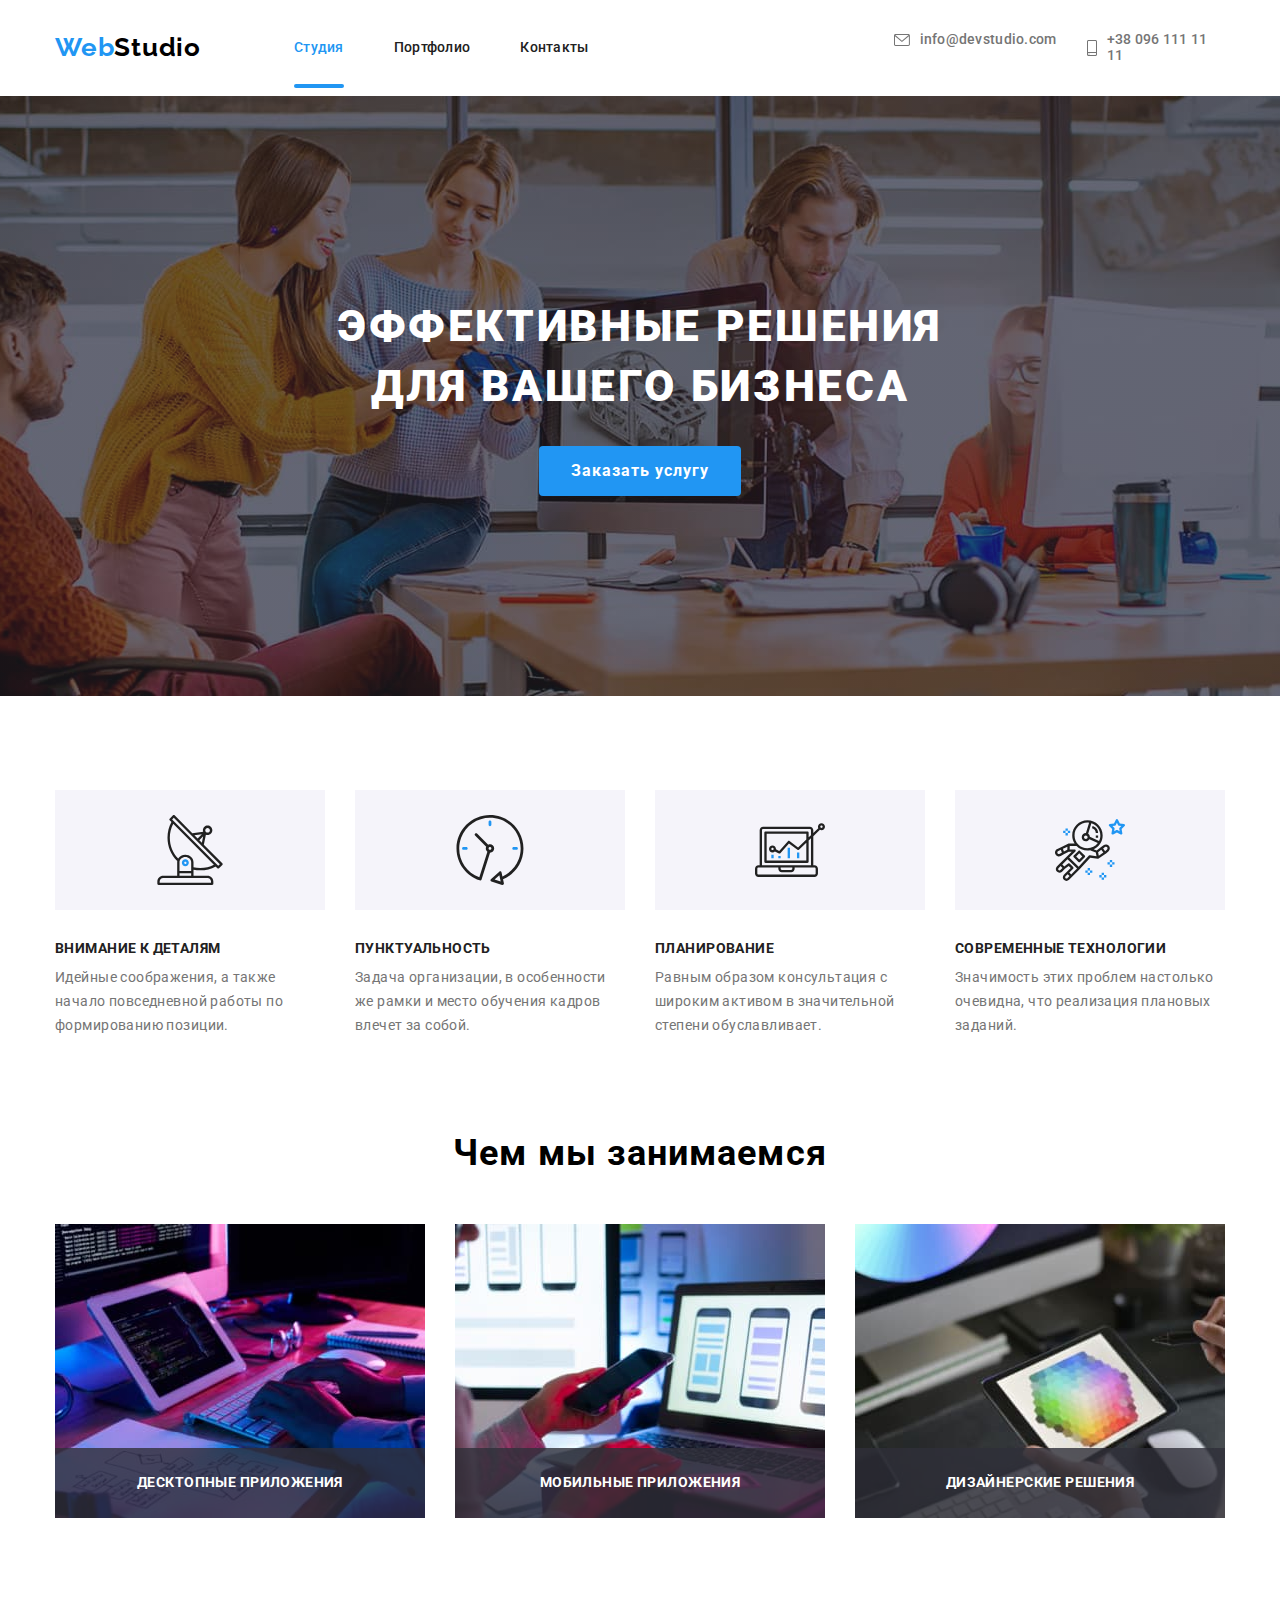
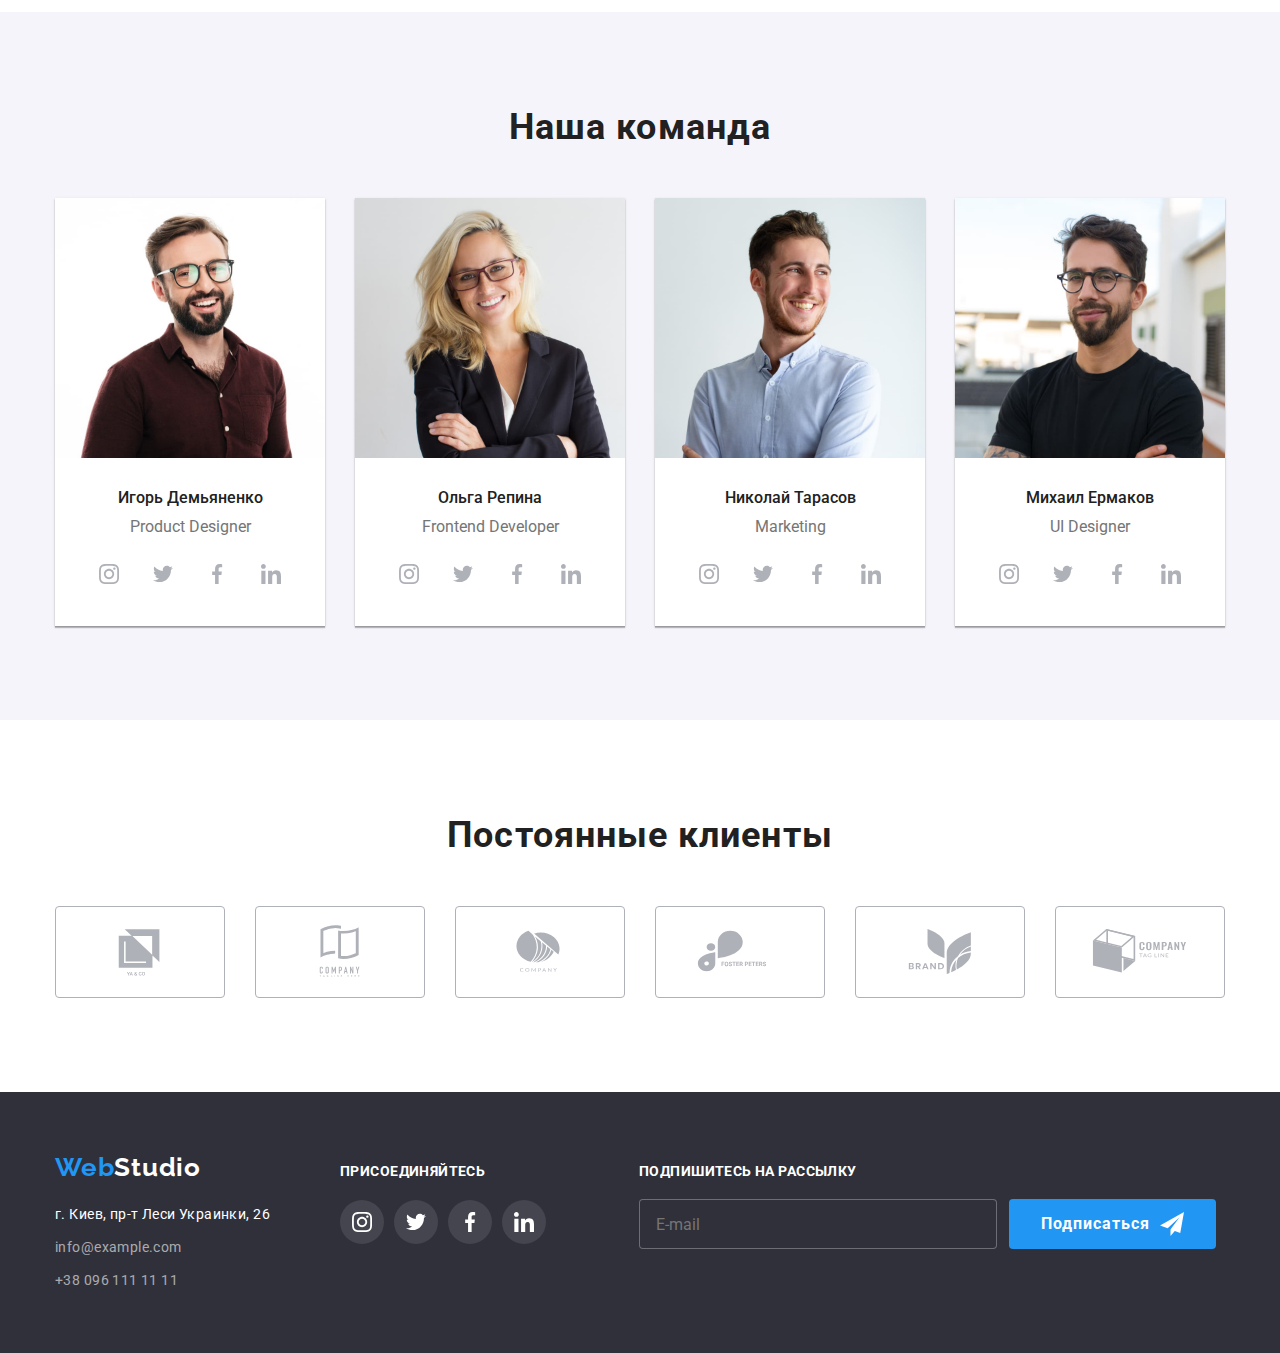
<file: index.html>
<!DOCTYPE html>
<html lang="ru">
    <head>
        <meta charset="utf-8">
        <title>Главная</title>
        <link href="https://fonts.googleapis.com/css2?family=Raleway:wght@700&family=Roboto:wght@400;500;700;900&display=swap" rel="stylesheet">  
        <link href="./css/main.min.css" rel="stylesheet">    
        
    </head>

    <body>
        <header class="header">
            <div class="container">
            <div class="header__wrap">
                <nav class="navigation">
                    <a href="./index.html" class="logo"><span class="logo__web">Web</span><span class="logo__studio">Studio</span></a>
                    <ul class="list navigation__set">
                        <li class="navigation__item"><a class="link navigation__link navigation__link--current" href="./index.html">Студия</a></li>
                        <li class="navigation__item"><a class="link navigation__link" href="./portfolio.html">Портфолио</a></li>
                        <li class="navigation__item"><a class="link navigation__link" href="">Контакты</a></li>
                    </ul>
                </nav>
                <ul class="list contacts">
                    <li class="contacts__item"> 
                        <a class="link contacts__link contacts__link--mail" href="mailto:info@devstudio.com">
                            <div class="contacts__icon">
                                <svg class="contacts__envelope" width="16" height="12">
                                    <use href="./images/icons.svg#icon-envelope"></use>
                                </svg>
                            </div>
                            info@devstudio.com
                        </a>
                    </li>
                    <li class="contacts__item">
                        <a class="link contacts__link contacts__link--phone" href="tel:+380961111111">
                            <div class="contacts__icon">
                                <svg class="contacts__phone" width="10" height="16">
                                    <use href="./images/icons.svg#icon-smartphone"></use>
                                </svg>
                            </div>
                            +38 096 111 11 11
                        </a>
                    </li>
                </ul>
            </div>
            </div>
        </header>

        <main>
            <section class="hero">
                <h1 class="hero__heading">Эффективные решения<br>для вашего бизнеса</h1>
                <button data-modal-open class="button" type="button">Заказать услугу</button>
            </section>

            <section class="features"> 
                <div class="container">
                    <h2 class="features__heading">Особенности</h2>
                    <ul class="list features__list">
                        <li class="features__item">
                            <div class="features__icon">
                                <svg width="70" height="70">
                                    <use href="./images/icons.svg#icon-antenna"></use>
                                </svg>
                            </div>
                            <h3 class="features__title">Внимание к деталям</h3>
                            <p class="features__text">
                            Идейные соображения, а также начало повседневной работы по формированию позиции.
                            </p>
                        </li>
                        <li class="features__item">
                            <div class="features__icon">
                                <svg width="70" height="70">
                                    <use href="./images/icons.svg#icon-clock"></use>
                                </svg>
                            </div>
                            <h3 class="features__title">Пунктуальность</h3>
                            <p class="features__text">
                            Задача организации, в особенности же рамки и место обучения кадров влечет за собой.
                            </p>
                        </li>
                        <li class="features__item">
                            <div class="features__icon">
                                <svg width="70" height="70">
                                    <use href="./images/icons.svg#icon-diagram"></use>
                                </svg>
                            </div>
                            <h3 class="features__title">Планирование</h3>
                            <p class="features__text">
                            Равным образом консультация с широким активом в значительной степени обуславливает.
                            </p>
                        </li>
                        <li class="features__item">
                            <div class="features__icon">
                                <svg width="70" height="70">
                                    <use href="./images/icons.svg#icon-astronaut"></use>
                                </svg>
                            </div>
                            <h3 class="features__title">Современные технологии</h3>
                            <p class="features__text">
                            Значимость этих проблем настолько очевидна, что реализация плановых заданий.
                            </p>
                        </li>
                    </ul>
                </div>
            </section>

            <section class="business">
                <div class="container">
                    <h2 class="section-heading business__heading">Чем мы занимаемся</h2>
                    <ul class="list business__list">
                        <li class="business__product">
                            <img src="./images/laptop1.jpg" alt="laptop1" width="370">
                            <div class="business__name"><span>Десктопные приложения</span></div>                           
                        </li>
                        <li class="business__product">
                            <img src="./images/laptop2.jpg" alt="laptop2" width="370">
                            <div class="business__name"><span>Мобильные приложения</span></div>
                        </li>
                        <li class="business__product">
                            <img src="./images/laptop3.jpg" alt="laptop3" width="370">
                            <div class="business__name"><span>Дизайнерские решения</span></div>
                        </li>
                    </ul>
                </div>
            </section>

            <section class="team">
                <div class="container">
                    <h2 class="section-heading team__heading">Наша команда</h2>
                    <ul class="list members">
                        <li class="members__card">
                            <img src="./images/ihor.jpg" alt="Игорь Демьяненко" width="270">
                            <div class="members__meta">
                                <h3 class="members__name">Игорь Демьяненко</h3>
                                <p class="members__position">Product Designer</p>
                                <ul class="list social">
                                    <li class="social__item">
                                        <a href="" class="social__link social__link--instagram">
                                            <svg class="social__icon" width="20" height="20">
                                                <use href="./images/icons.svg#icon-instagram"></use>
                                            </svg>
                                        </a>
                                    </li>
                                    <li class="social__item">
                                        <a href="" class="social__link social__link--twitter">
                                            <svg class="social__icon" width="20" height="20">
                                                <use href="./images/icons.svg#icon-twitter"></use>
                                            </svg>
                                        </a>
                                    </li>
                                    <li class="social__item">
                                        <a href="" class="social__link social__link--facebook">
                                            <svg class="social__icon" width="20" height="20">
                                               <use href="./images/icons.svg#icon-facebook"></use>
                                            </svg>
                                        </a>
                                    </li>
                                    <li class="social__item">
                                        <a href="" class="social__link social__link--linkedin">
                                            <svg class="social__icon" width="20" height="20">
                                                <use href="./images/icons.svg#icon-linkedin"></use>
                                            </svg>
                                        </a>
                                    </li>
                                </ul>
                            </div>
                        </li>
                        <li class="members__card">
                            <img src="./images/olha.jpg" alt="Ольга Репина" width="270">
                            <div class="members__meta">
                                <h3 class="members__name">Ольга Репина</h3>
                                <p class="members__position">Frontend Developer</p>
                                <ul class="list social">
                                    <li class="social__item">
                                        <a href="" class="social__link social__link--instagram">
                                            <svg class="social__icon" width="20" height="20">
                                                <use href="./images/icons.svg#icon-instagram"></use>
                                            </svg>
                                        </a>
                                    </li>
                                    <li class="social__item">
                                        <a href="" class="social__link social__link--twitter">
                                            <svg class="social__icon" width="20" height="20">
                                                <use href="./images/icons.svg#icon-twitter"></use>
                                            </svg>
                                        </a>
                                    </li>
                                    <li class="social__item">
                                        <a href="" class="social__link social__link--facebook">
                                            <svg class="social__icon" width="20" height="20">
                                               <use href="./images/icons.svg#icon-facebook"></use>
                                            </svg>
                                        </a>
                                    </li>
                                    <li class="social__item">
                                        <a href="" class="social__link social__link--linkedin">
                                            <svg class="social__icon" width="20" height="20">
                                                <use href="./images/icons.svg#icon-linkedin"></use>
                                            </svg>
                                        </a>
                                    </li>
                                </ul>
                            </div>
                        </li>
                        <li class="members__card">
                            <img src="./images/nikolai.jpg" alt="Николай Тарасов" width="270">
                            <div class="members__meta">
                                <h3 class="members__name">Николай Тарасов</h3>
                                <p class="members__position">Marketing</p>
                                <ul class="list social">
                                    <li class="social__item">
                                        <a href="" class="social__link social__link--instagram">
                                            <svg class="social__icon" width="20" height="20">
                                                <use href="./images/icons.svg#icon-instagram"></use>
                                            </svg>
                                        </a>
                                    </li>
                                    <li class="social__item">
                                        <a href="" class="social__link social__link--twitter">
                                            <svg class="social__icon" width="20" height="20">
                                                <use href="./images/icons.svg#icon-twitter"></use>
                                            </svg>
                                        </a>
                                    </li>
                                    <li class="social__item">
                                        <a href="" class="social__link social__link--facebook">
                                            <svg class="social__icon" width="20" height="20">
                                               <use href="./images/icons.svg#icon-facebook"></use>
                                            </svg>
                                        </a>
                                    </li>
                                    <li class="social__item">
                                        <a href="" class="social__link social__link--linkedin">
                                            <svg class="social__icon" width="20" height="20">
                                                <use href="./images/icons.svg#icon-linkedin"></use>
                                            </svg>
                                        </a>
                                    </li>
                                </ul>
                            </div>
                        </li>
                        <li class="members__card">
                            <img src="./images/mikhail.jpg" alt="Михаил Ермаков" width="270">
                            <div class="members__meta">
                                <h3 class="members__name">Михаил Ермаков</h3>
                                <p class="members__position">UI Designer</p>
                                <ul class="list social">
                                    <li class="social__item">
                                        <a href="" class="social__link social__link--instagram">
                                            <svg class="social__icon" width="20" height="20">
                                                <use href="./images/icons.svg#icon-instagram"></use>
                                            </svg>
                                        </a>
                                    </li>
                                    <li class="social__item">
                                        <a href="" class="social__link social__link--twitter">
                                            <svg class="social__icon" width="20" height="20">
                                                <use href="./images/icons.svg#icon-twitter"></use>
                                            </svg>
                                        </a>
                                    </li>
                                    <li class="social__item">
                                        <a href="" class="social__link social__link--facebook">
                                            <svg class="social__icon" width="20" height="20">
                                               <use href="./images/icons.svg#icon-facebook"></use>
                                            </svg>
                                        </a>
                                    </li>
                                    <li class="social__item">
                                        <a href="" class="social__link social__link--linkedin">
                                            <svg class="social__icon" width="20" height="20">
                                                <use href="./images/icons.svg#icon-linkedin"></use>
                                            </svg>
                                        </a>
                                    </li>
                                </ul>
                            </div>
                        </li>
                    </ul>
                </div>
            </section>

            <section class="clients">
                <div class="container">
                    <h2 class="section-heading clients__heading">Постоянные клиенты</h2>
                    <div>
                        <ul class="list clients__list">
                            <li class="clients__item">
                                <a class="link clients__link" href="">
                                <svg class="clients__logo" width="106" height="60">
                                    <use href="./images/icons.svg#icon-Logo-1"></use>
                                </svg>
                                </a>
                            </li>
                            <li class="clients__item">
                                <a class="link clients__link" href="">
                                <svg class="clients__logo" width="106" height="60">
                                   <use href="./images/icons.svg#icon-Logo-2"></use>
                                </svg>
                                </a></li>
                            <li class="clients__item">
                                <a class="link clients__link" href="">
                                <svg class="clients__logo" width="106" height="60">
                                    <use href="./images/icons.svg#icon-Logo-3"></use>
                                </svg>
                                </a>
                            </li>
                            <li class="clients__item">
                                <a class="link clients__link" href="">
                                <svg class="clients__logo" width="106" height="60">
                                    <use href="./images/icons.svg#icon-Logo-4"></use>
                                </svg>
                                </a>
                            </li>
                            <li class="clients__item">
                                <a class="link clients__link" href="">
                                <svg class="clients__logo" width="106" height="60">
                                    <use href="./images/icons.svg#icon-Logo-5"></use>
                                </svg>
                                </a>
                            </li>
                            <li class="clients__item">
                                <a class="link clients__link" href="">
                                <svg class="clients__logo" width="106" height="60">
                                    <use href="./images/icons.svg#icon-Logo-6"></use>
                                </svg>
                                </a>
                            </li>
                        </ul>
                    </div>
                </div>    
            </section>
        </main>

        <footer class="footer">
            <div class="container">
            <div class="footer__wrapper">
                <div>
                <a href="./index.html" class="logo logo--footer"><span class="logo__web">Web</span><span class="logo__studio--footer">Studio</span></a>
                <address class="address">
                    <ul class="list address__info">
                        <li class="address__item"><a class="link address__link" href="">г. Киев, пр-т Леси Украинки, 26</a></li>
                        <li class="address__item"><a class="link address__link address__link--contact" href="mailto:info@example.com">info@example.com</a></li>
                        <li class="address__item"><a class="link address__link address__link--contact" href="tel:+380961111111">+38 096 111 11 11</a></li>
                    </ul>
                </address>
                </div>

                <div class="join-us">
                    <b class="join-us__heading">Присоединяйтесь</b>
                    <ul class="list social">
                        <li class="social__item">
                            <a href="" class="link social__link social__link--footer">
                                <svg class="social__icon social__icon--footer" width="20" height="20">
                                    <use href="./images/icons.svg#icon-instagram"></use>
                                </svg>
                            </a>
                        </li>
                        <li class="social__item">
                            <a href="" class="link social__link social__link--footer">
                                <svg class="social__icon social__icon--footer" width="20" height="20">
                                    <use href="./images/icons.svg#icon-twitter"></use>
                                </svg>
                            </a>
                        </li>
                        <li class="social__item">
                            <a href="" class="link social__link social__link--footer">
                                <svg class="social__icon social__icon--footer" width="20" height="20">
                                   <use href="./images/icons.svg#icon-facebook"></use>
                                </svg>
                            </a>
                        </li>
                        <li class="social__item">
                            <a href="" class="link social__link social__link--footer">
                                <svg class="social__icon social__icon--footer" width="20" height="20">
                                    <use href="./images/icons.svg#icon-linkedin"></use>
                                </svg>
                            </a>
                        </li>
                    </ul>
                </div>

                <div class="suscribe">
                    <b class="subscribe__text">Подпишитесь на рассылку</b>
                    <form class="subscribe__form">
                        <input class="subscribe__field" name="email" placeholder="E-mail">
                        <button class="button subscribe-button" type="submit">
                            <span class="subscribe-button__text">Подписаться</span>
                            <span class="subscribe-button__icon">
                                <svg width="24" height="24">
                                    <use href="./images/icons.svg#icon-icon-send"></use>
                                </svg>
                            </span>
                        </button>
                    </form>
                </div>
            </div>
            </div>
        </footer>

        <div data-modal class="backdrop backdrop--hidden">
            <div class="modal">
                <button data-modal-close class="close-button" type="button">
                    <svg class="close-button__icon" width="18" height="18">
                        <use href="./images/icons.svg#cross"></use>
                    </svg>
                </button>
                <b class="modal__header">Оставьте свои данные, мы вам перезвоним</b>
               
                <form class="form">
                    <label class="form__label">
                        <input class="form__field" type="name" name="name">
                        <span class="form__icon">
                            <svg width="18" height="18">
                                <use href="./images/icons.svg#icon-person-black"></use>
                            </svg>
                        </span>
                        <span class="form__line">Имя</span>        
                    </label>
                    <label class="form__label">
                        <input class="form__field" type="tel" name="phone">
                        <span class="form__icon">
                            <svg width="18" height="18">
                                <use href="./images/icons.svg#icon-phone-black"></use>
                            </svg>
                        </span>
                        <span class="form__line">Телефон</span>
                    </label>
                    <label class="form__label">
                        <input class="form__field" type="email" name="mail">
                        <span class="form__icon">
                            <svg width="18" height="18">
                                <use href="./images/icons.svg#icon-email-black"></use>
                            </svg>
                        </span>
                        <span class="form__line">Почта</span>  
                    </label>
                    <label class="form__label form__label--comment">
                        <textarea class="form__field form__field--comment" name="comment" placeholder="Введите текст"></textarea>
                        <span class="form__line">Комментарий</span>
                    </label>
                    
                    <label class="form__label form__label--conform">
                        <input class="form__field--hidden" type="checkbox">
                        <span class="form__checkbox">
                            <svg class="form__icon--checkbox" width="11" height="8">
                                <use href="./images/icons.svg#icon-icon-check"></use>
                            </svg>
                        </span>
                        <span class="form__conform-text">
                            Соглашаюсь с рассылкой и принимаю <a class="form__link" href="">Условия договора</a>
                        </span>  
                                          
                    </label>
                    <button class="button submit-button" type="submit">Отправить</button>
                </form>
                
            </div>
        </div>
        <script src="./js/modal.js"></script>
    </body>
</html>
</file>
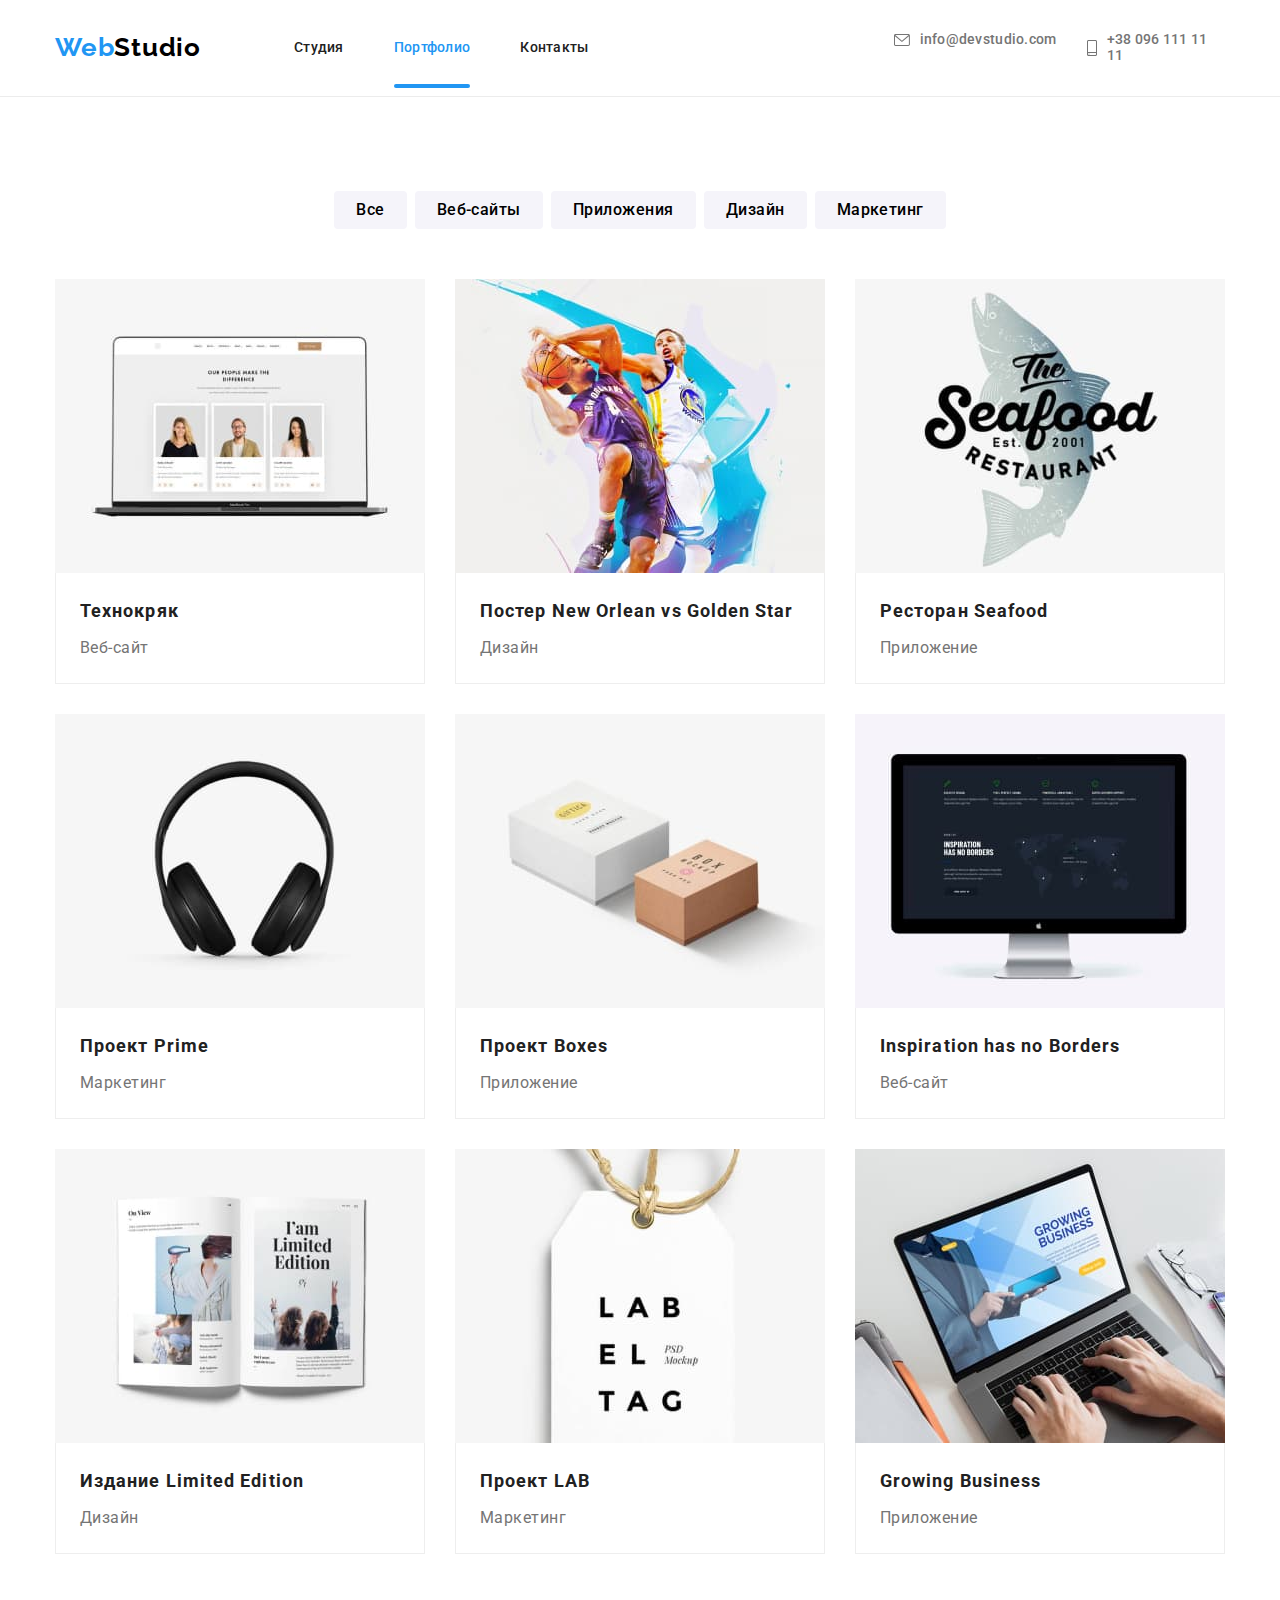
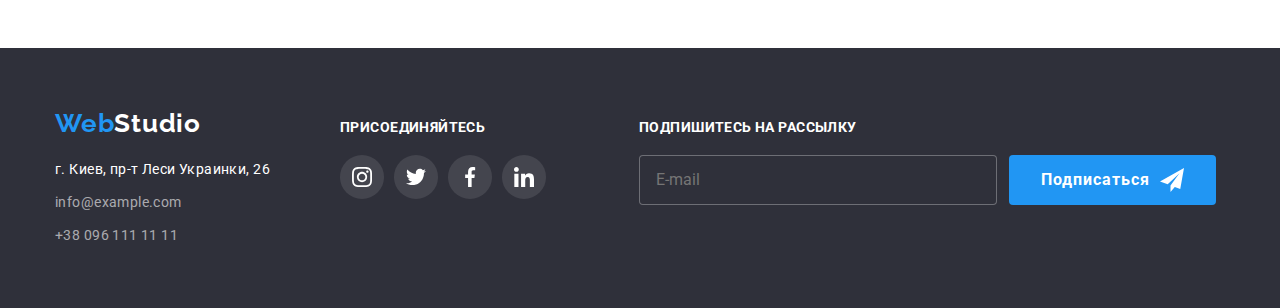
<file: portfolio.html>
<!DOCTYPE html>
<html lang="ru">
    <head>
        <meta charset="utf-8">
        <title>Главная</title>
        <link href="https://fonts.googleapis.com/css2?family=Raleway:wght@700&family=Roboto:wght@400;500;700;900&display=swap" rel="stylesheet">
        <link href="./css/main.min.css" rel="stylesheet"> 

    </head>

    <body>
        <header class="header header--line">
            <div class="container">
            <div class="header__wrap">
                <nav class="navigation">
                    <a href="./index.html" class="logo"><span class="logo__web">Web</span><span class="logo__studio">Studio</span></a>
                    <ul class="list navigation__set">
                        <li class="navigation__item"><a class="link navigation__link" href="./index.html">Студия</a></li>
                        <li class="navigation__item"><a class="link navigation__link navigation__link--current" href="./portfolio.html">Портфолио</a></li>
                        <li class="navigation__item"><a class="link navigation__link" href="">Контакты</a></li>
                    </ul>
                </nav>
                <ul class="list contacts">
                    <li class="contacts__item"> 
                        <a class="link contacts__link contacts__link--mail" href="mailto:info@devstudio.com">
                            <div class="contacts__icon">
                                <svg class="contacts__envelope" width="16" height="12">
                                    <use href="./images/icons.svg#icon-envelope"></use>
                                </svg>
                            </div>
                            info@devstudio.com
                        </a>
                    </li>
                    <li class="contacts__item">
                        
                        <a class="link contacts__link contacts__link--phone" href="tel:+380961111111">
                            <div class="contacts__icon">
                                <svg class="contacts__phone" width="10" height="16">
                                    <use href="./images/icons.svg#icon-smartphone"></use>
                                </svg>
                            </div>
                            +38 096 111 11 11
                        </a>
                    </li>
                </ul>
            </div>
            </div>
        </header>

        <main>
            <section class="portfolio">
                <div class="container">
                    <h1 class="section-heading portfolio__heading">Портфолио</h1>
                    <ul class="filter">
                        <li class="filter__item"><button class="button filter__button" type="button">Все</button></li>
                        <li class="filter__item"><button class="button filter__button" type="button">Веб-сайты</button></li>
                        <li class="filter__item"><button class="button filter__button" type="button">Приложения</button></li>
                        <li class="filter__item"><button class="button filter__button" type="button">Дизайн</button></li>
                        <li class="filter__item"><button class="button filter__button" type="button">Маркетинг</button></li>
                    </ul>

                    <ul class="list grid">
                        <li class="grid__item">
                            <a class="link work" href="">
                                <div class="work__image">
                                    <img src="./images/technokryak.jpg" width="370" alt="technokryak">
                                    <div class="work__overlay">
                                        <p class="work__description">
                                            Технокряк это современная площадка распространения коронавируса.
                                            Компании используют эту платформу для цифрового шпионажа и атак 
                                            на защищённые сервера конкурентов.
                                        </p>
                                    </div>
                                </div>
                                <div class="work__meta">
                                    <h2 class="work__name">Технокряк</h2>
                                    <p class="work__type">Веб-сайт</p>
                                </div>
                            </a>
                        </li>
                        <li class="grid__item">
                            <a class="link work" href="">
                                <div class="work__image">
                                <img src="./images/poster.jpg" width="370" alt="poster">
                                <div class="work__overlay">
                                    <p class="work__description">
                                        Технокряк это современная площадка распространения коронавируса.
                                        Компании используют эту платформу для цифрового шпионажа и атак 
                                        на защищённые сервера конкурентов.
                                    </p>
                                </div>
                                </div>
                                <div class="work__meta">
                                    <h2 class="work__name">Постер New Orlean vs Golden Star</h2>
                                    <p class="work__type">Дизайн</p>
                                </div>
                            </a>
                        </li>
                        <li class="grid__item">
                            <a class="link work" href="">
                                <div class="work__image">
                                <img src="./images/seafood.jpg" width="370"  alt="seafood">
                                <div class="work__overlay">
                                    <p class="work__description">
                                        Технокряк это современная площадка распространения коронавируса.
                                        Компании используют эту платформу для цифрового шпионажа и атак 
                                        на защищённые сервера конкурентов.
                                    </p>
                                </div>
                                </div>
                                <div class="work__meta">
                                    <h2 class="work__name">Ресторан Seafood</h2>
                                    <p class="work__type">Приложение</p>
                                </div>
                            </a>
                        </li>
                        <li class="grid__item">
                            <a class="link work" href="">
                                <div class="work__image">
                                <img src="./images/prime.jpg" width="370" alt="prime">
                                <div class="work__overlay">
                                    <p class="work__description">
                                        Технокряк это современная площадка распространения коронавируса.
                                        Компании используют эту платформу для цифрового шпионажа и атак 
                                        на защищённые сервера конкурентов.
                                    </p>
                                </div>
                                </div>
                                <div class="work__meta">
                                    <h2 class="work__name">Проект Prime</h2>
                                    <p class="work__type">Маркетинг</p>
                                </div>
                            </a>
                        </li>
                        <li class="grid__item">
                            <a class="link work" href="">
                                <div class="work__image">
                                <img src="./images/boxes.jpg" width="370" alt="boxes">
                                <div class="work__overlay">
                                    <p class="work__description">
                                        Технокряк это современная площадка распространения коронавируса.
                                        Компании используют эту платформу для цифрового шпионажа и атак 
                                        на защищённые сервера конкурентов.
                                    </p>
                                </div>
                                </div>
                                <div class="work__meta">
                                    <h2 class="work__name">Проект Boxes</h2>
                                    <p class="work__type">Приложение</p>
                                </div>
                            </a>
                        </li>
                        <li class="grid__item">
                            <a class="link work" href="">
                                <div class="work__image">
                                <img src="./images/inspiration.jpg" width="370" alt="inspiration">
                                <div class="work__overlay">
                                    <p class="work__description">
                                        Технокряк это современная площадка распространения коронавируса.
                                        Компании используют эту платформу для цифрового шпионажа и атак 
                                        на защищённые сервера конкурентов.
                                    </p>
                                </div>
                                </div>
                                <div class="work__meta">
                                    <h2 class="work__name">Inspiration has no Borders</h2>
                                    <p class="work__type">Веб-сайт</p>
                                </div>
                            </a>
                        </li>
                        <li class="grid__item">
                            <a class="link work" href="">
                                <div class="work__image">
                                <img src="./images/publishment.jpg" width="370" alt="publishment">
                                <div class="work__overlay">
                                    <p class="work__description">
                                        Технокряк это современная площадка распространения коронавируса.
                                        Компании используют эту платформу для цифрового шпионажа и атак 
                                        на защищённые сервера конкурентов.
                                    </p>
                                </div>
                                </div>
                                <div class="work__meta">
                                    <h2 class="work__name">Издание Limited Edition</h2>
                                    <p class="work__type">Дизайн</p>
                                </div>
                            </a>
                        </li>
                        <li class="grid__item">
                            <a class="link work" href="">
                                <div class="work__image">
                                <img src="./images/lab.jpg" width="370" alt="lab">
                                <div class="work__overlay">
                                    <p class="work__description">
                                        Технокряк это современная площадка распространения коронавируса.
                                        Компании используют эту платформу для цифрового шпионажа и атак 
                                        на защищённые сервера конкурентов.
                                    </p>
                                </div>
                                </div>
                                <div class="work__meta">
                                    <h2 class="work__name">Проект LAB</h2>
                                    <p class="work__type">Маркетинг</p>
                                </div>
                            </a>
                        </li>
                        <li class="grid__item">
                            <a class="link work" href="">
                                <div class="work__image">
                                <img src="./images/business.jpg" width="370" alt="business">
                                <div class="work__overlay">
                                    <p class="work__description">
                                        Технокряк это современная площадка распространения коронавируса.
                                        Компании используют эту платформу для цифрового шпионажа и атак 
                                        на защищённые сервера конкурентов.
                                    </p>
                                </div>
                                </div>
                                <div class="work__meta">
                                    <h2 class="work__name">Growing Business</h2>
                                    <p class="work__type">Приложение</p>
                                </div>
                            </a>
                        </li>
                    </ul>
                </div>
            </section>
            
        </main>

        <footer class="footer">
            <div class="container">
            <div class="footer__wrapper">
                <div>
                <a href="./index.html" class="logo logo--footer"><span class="logo__web">Web</span><span class="logo__studio--footer">Studio</span></a>
                <address class="address">
                    <ul class="list address__info">
                        <li class="address__item"><a class="link address__link" href="">г. Киев, пр-т Леси Украинки, 26</a></li>
                        <li class="address__item"><a class="link address__link address__link--contact" href="mailto:info@example.com">info@example.com</a></li>
                        <li class="address__item"><a class="link address__link address__link--contact" href="tel:+380961111111">+38 096 111 11 11</a></li>
                    </ul>
                </address>
                </div>

                <div class="join-us">
                    <b class="join-us__heading">Присоединяйтесь</b>
                    <ul class="list social">
                        <li class="social__item">
                            <a href="" class="link social__link social__link--footer">
                                <svg class="social__icon social__icon--footer" width="20" height="20">
                                    <use href="./images/icons.svg#icon-instagram"></use>
                                </svg>
                            </a>
                        </li>
                        <li class="social__item">
                            <a href="" class="link social__link social__link--footer">
                                <svg class="social__icon social__icon--footer" width="20" height="20">
                                    <use href="./images/icons.svg#icon-twitter"></use>
                                </svg>
                            </a>
                        </li>
                        <li class="social__item">
                            <a href="" class="link social__link social__link--footer">
                                <svg class="social__icon social__icon--footer" width="20" height="20">
                                   <use href="./images/icons.svg#icon-facebook"></use>
                                </svg>
                            </a>
                        </li>
                        <li class="social__item">
                            <a href="" class="link social__link social__link--footer">
                                <svg class="social__icon social__icon--footer" width="20" height="20">
                                    <use href="./images/icons.svg#icon-linkedin"></use>
                                </svg>
                            </a>
                        </li>
                    </ul>
                </div>

                <div class="suscribe">
                    <b class="subscribe__text">Подпишитесь на рассылку</b>
                    <form class="subscribe__form">
                        <input class="subscribe__field" name="email" placeholder="E-mail">
                        <button class="button subscribe-button" type="submit">
                            <span class="subscribe-button__text">Подписаться</span>
                            <span class="subscribe-button__icon">
                                <svg width="24" height="24">
                                    <use href="./images/icons.svg#icon-icon-send"></use>
                                </svg>
                            </span>
                        </button>
                    </form>
                </div>
            </div>
            </div>
        </footer>

    </body>
</html>
</file>
<file: css/main.min.css>
.features__heading,.portfolio__heading{position:absolute;width:1px;height:1px;margin:-1px;border:0;padding:0;white-space:nowrap;-webkit-clip-path:inset(100%);clip-path:inset(100%);clip:rect(0 0 0 0);overflow:hidden}/*! modern-normalize v1.1.0 | MIT License | https://github.com/sindresorhus/modern-normalize */*,::before,::after{-webkit-box-sizing:border-box;box-sizing:border-box}html{line-height:1.15;-webkit-text-size-adjust:100%;-moz-tab-size:4;-o-tab-size:4;tab-size:4}body{margin:0;font-family:system-ui,-apple-system,"Segoe UI",Roboto,Helvetica,Arial,sans-serif,"Apple Color Emoji","Segoe UI Emoji"}hr{height:0;color:inherit}abbr[title]{-webkit-text-decoration:underline dotted;text-decoration:underline dotted}b,strong{font-weight:bolder}code,kbd,samp,pre{font-family:ui-monospace, SFMono-Regular, Consolas, 'Liberation Mono', Menlo, monospace;font-size:1em}small{font-size:80%}sub,sup{font-size:75%;line-height:0;position:relative;vertical-align:baseline}sub{bottom:-0.25em}sup{top:-0.5em}table{text-indent:0;border-color:inherit}button,input,optgroup,select,textarea{font-family:inherit;font-size:100%;line-height:1.15;margin:0}button,select{text-transform:none}button,[type='button'],[type='reset'],[type='submit']{-webkit-appearance:button}::-moz-focus-inner{border-style:none;padding:0}:-moz-focusring{outline:1px dotted ButtonText}:-moz-ui-invalid{box-shadow:none}legend{padding:0}progress{vertical-align:baseline}::-webkit-inner-spin-button,::-webkit-outer-spin-button{height:auto}[type='search']{-webkit-appearance:textfield;outline-offset:-2px}::-webkit-search-decoration{-webkit-appearance:none}::-webkit-file-upload-button{-webkit-appearance:button;font:inherit}summary{display:list-item}body{font-family:Roboto, -apple-system, BlinkMacSystemFont, "Segoe UI", "Oxygen", "Ubuntu", "Cantarell", "Fira Sans", "Droid Sans", "Helvetica Neue", sans-serif;color:var(--main-text-color);background-color:var(--background-primary)}h1,h2,h3,p{margin-top:0;margin-bottom:0}ul,ol{list-style-type:none;margin-bottom:0;margin-top:0;padding-left:0}svg{display:block}img{display:block}a{font-style:normal;font-weight:normal;text-decoration:none}.button{padding:10px 32px;background-color:#2196F3;color:#fff;font-family:inherit;font-weight:700;font-size:16px;line-height:1.87;letter-spacing:0.06em;cursor:pointer;border:transparent;border-radius:4px}.button:hover,.button:focus{color:#fff;background-color:#2196F3}.container{width:1200px;padding-right:15px;padding-left:15px;margin-left:auto;margin-right:auto}.logo{display:inline-block;padding-bottom:25px;padding-top:24px;margin-right:93px;font-family:Raleway, sans-serif;font-weight:700;font-size:26px;line-height:1.19;letter-spacing:0.03em;text-decoration:none}.logo__web{color:#2196F3}.logo__studio{color:#000}.logo__studio--footer{color:#fff}.logo--footer{padding-bottom:0;padding-top:0;margin-right:0;margin-bottom:20px}.social{display:-webkit-box;display:-ms-flexbox;display:flex;-webkit-box-pack:center;-ms-flex-pack:center;justify-content:center}.social__link{display:-webkit-box;display:-ms-flexbox;display:flex;-webkit-box-pack:center;-ms-flex-pack:center;justify-content:center;-webkit-box-align:center;-ms-flex-align:center;align-items:center;height:44px;width:44px;border-radius:50%;-webkit-transition:background-color 250ms cubic-bezier(0.4, 0, 0.2, 1);transition:background-color 250ms cubic-bezier(0.4, 0, 0.2, 1)}.social__link:hover .social__icon,.social__link:focus .social__icon{fill:#fff}.social__link:hover,.social__link:focus{background-color:#2196F3}.social__item:not(:last-child){margin-right:10px}.social__icon{fill:#AFB1B8;-webkit-transition:fill 250ms cubic-bezier(0.4, 0, 0.2, 1);transition:fill 250ms cubic-bezier(0.4, 0, 0.2, 1)}.header__wrap{display:-webkit-box;display:-ms-flexbox;display:flex;-webkit-box-align:center;-ms-flex-align:center;align-items:center}.header--line{border-bottom:1px solid #ECECEC}.navigation{display:-webkit-box;display:-ms-flexbox;display:flex}.navigation__set{display:-webkit-box;display:-ms-flexbox;display:flex;margin-right:305px}.navigation__item:not(:last-child){margin-right:50px}.navigation__link{position:relative;display:block;padding-top:32px;padding-bottom:32px;color:#212121;font-weight:500;font-size:14px;line-height:1.14;text-decoration:none;letter-spacing:0.02em;-webkit-transition:color 250ms cubic-bezier(0.4, 0, 0.2, 1);transition:color 250ms cubic-bezier(0.4, 0, 0.2, 1)}.navigation__link:hover,.navigation__link:focus{color:#2196F3}.navigation__link--current{color:#2196F3}.navigation__link--current::after{position:absolute;left:0;bottom:0;content:'';height:4px;width:100%;background-color:#2196F3;border-radius:2px}.contacts{display:-webkit-box;display:-ms-flexbox;display:flex}.contacts__item:not(:first-child){margin-left:30px}.contacts__link{display:block;padding-top:32px;padding-bottom:32px;font-style:normal;font-weight:500;font-size:14px;line-height:1.14;letter-spacing:0.02em;text-decoration:none;color:#757575;-webkit-transition:color 250ms cubic-bezier(0.4, 0, 0.2, 1);transition:color 250ms cubic-bezier(0.4, 0, 0.2, 1)}.contacts__link:hover,.contacts__link:focus{color:#2196F3}.contacts__icon{display:-webkit-box;display:-ms-flexbox;display:flex;-webkit-box-align:center;-ms-flex-align:center;align-items:center;padding-right:10px}.contacts__link--mail,.contacts__link--phone{display:-webkit-box;display:-ms-flexbox;display:flex}.contacts__envelope,.contacts__phone{fill:#757575;-webkit-transition:fill 250ms cubic-bezier(0.4, 0, 0.2, 1);transition:fill 250ms cubic-bezier(0.4, 0, 0.2, 1)}.contacts__link:hover .contacts__envelope,.contacts__link:focus .contacts__envelope,.contacts__link:hover .contacts__phone,.contacts__link:focus .contacts__phone{fill:#2196F3}.business__list{display:-webkit-box;display:-ms-flexbox;display:flex}.business{padding-bottom:94px}.business__heading{color:var(--secondary-text-color);font-size:36px;line-height:1.17;letter-spacing:0.03em;text-align:center;margin-bottom:50px}.business__product{position:relative}.business__product:not(:last-child){margin-right:30px}.business__name{position:absolute;bottom:0;width:100%;height:70px;color:#fff;font-weight:700;font-size:14px;line-height:1.14em;text-align:center;letter-spacing:0.03em;text-transform:uppercase;background-color:rgba(47,48,58,0.8);padding-top:27px;padding-bottom:27px}.features{padding-top:94px;padding-bottom:94px}.features__title{color:#212121;font-size:14px;line-height:1.16;letter-spacing:0.03em;margin-bottom:10px;text-transform:uppercase}.features__list{display:-webkit-box;display:-ms-flexbox;display:flex}.features__item{width:270px}.features__item:not(:last-child){margin-right:30px}.features__icon{display:-webkit-box;display:-ms-flexbox;display:flex;-webkit-box-pack:center;-ms-flex-pack:center;justify-content:center;-webkit-box-align:center;-ms-flex-align:center;align-items:center;height:120px;width:270px;background-color:#F5F4FA;margin-bottom:30px}.features__text{font-size:14px;line-height:1.71;letter-spacing:0.03em;color:#757575}.clients{padding-top:94px;padding-bottom:94px}.clients__heading{color:#212121;font-size:36px;line-height:1.17;letter-spacing:0.03em;text-align:center;margin-bottom:50px}.clients__list{display:-webkit-box;display:-ms-flexbox;display:flex;-webkit-box-pack:center;-ms-flex-pack:center;justify-content:center}.clients__link{display:-webkit-box;display:-ms-flexbox;display:flex;-webkit-box-pack:center;-ms-flex-pack:center;justify-content:center;-webkit-box-align:center;-ms-flex-align:center;align-items:center;width:170px;height:92px;border:1px solid #AFB1B8;border-radius:4px;-webkit-transition:border-color 250ms cubic-bezier(0.4, 0, 0.2, 1);transition:border-color 250ms cubic-bezier(0.4, 0, 0.2, 1)}.clients__link:hover,.clients__link:focus{border-color:#2196F3}.clients__link:hover .clients__logo,.clients__link:focus .clients__logo{fill:#2196F3}.clients__item:not(:last-child){margin-right:30px}.clients__logo{fill:#AFB1B8;-webkit-transition:fill 250ms cubic-bezier(0.4, 0, 0.2, 1);transition:fill 250ms cubic-bezier(0.4, 0, 0.2, 1)}.team{padding-top:94px;padding-bottom:94px;background-color:#F5F4FA}.team__heading{color:#212121;font-size:36px;line-height:1.17;letter-spacing:0.03em;text-align:center;margin-bottom:50px}.members{display:-webkit-box;display:-ms-flexbox;display:flex;text-align:center}.members__card{-webkit-box-shadow:0px 1px 3px rgba(0,0,0,0.12),0px 1px 1px rgba(0,0,0,0.14),0px 2px 1px rgba(0,0,0,0.2);box-shadow:0px 1px 3px rgba(0,0,0,0.12),0px 1px 1px rgba(0,0,0,0.14),0px 2px 1px rgba(0,0,0,0.2)}.members__card:not(:last-child){margin-right:30px}.members__name{color:#212121;font-weight:500;font-size:16px;line-height:1.19;margin-bottom:10px}.members__position{line-height:1.19;margin-bottom:16px;color:#757575}.members__meta{background-color:#fff;height:168px;width:270px;padding-top:30px;padding-bottom:30px}.backdrop{position:fixed;top:0;left:0;width:100%;height:100%;background-color:rgba(0,0,0,0.2);-webkit-transform:scale(1);transform:scale(1);-webkit-transition:opacity 250ms cubic-bezier(0.4, 0, 0.2, 1),-webkit-transform 250ms cubic-bezier(0.4, 0, 0.2, 1);transition:opacity 250ms cubic-bezier(0.4, 0, 0.2, 1),-webkit-transform 250ms cubic-bezier(0.4, 0, 0.2, 1);transition:transform 250ms cubic-bezier(0.4, 0, 0.2, 1),opacity 250ms cubic-bezier(0.4, 0, 0.2, 1);transition:transform 250ms cubic-bezier(0.4, 0, 0.2, 1),opacity 250ms cubic-bezier(0.4, 0, 0.2, 1),-webkit-transform 250ms cubic-bezier(0.4, 0, 0.2, 1)}.modal{position:absolute;top:50%;left:50%;-webkit-transform:translateX(-50%) translateY(-50%);transform:translateX(-50%) translateY(-50%);width:528px;height:581px;padding:40px;background-color:#fff}.modal__header{display:block;color:#212121;font-size:20px;line-height:calc(23 / 20);text-align:center;letter-spacing:0.03em;margin-bottom:30px}.close-button{display:-webkit-box;display:-ms-flexbox;display:flex;-webkit-box-pack:center;-ms-flex-pack:center;justify-content:center;-webkit-box-align:center;-ms-flex-align:center;align-items:center;position:absolute;top:8px;right:8px;width:30px;height:30px;background-color:#fff;border:1px solid rgba(0,0,0,0.1);border-radius:50%;cursor:pointer;-webkit-transition:border-color 250ms cubic-bezier(0.4, 0, 0.2, 1);transition:border-color 250ms cubic-bezier(0.4, 0, 0.2, 1)}.close-button:hover,.close-button:focus{border-color:#2196F3;outline:none}.close-button:hover .close-button__icon,.close-button:focus .close-button__icon{fill:#2196F3}.backdrop--hidden{pointer-events:none;opacity:0;-webkit-transform:scale(0);transform:scale(0)}.close-button__icon{fill:#000000;-webkit-transition:fill 250ms cubic-bezier(0.4, 0, 0.2, 1);transition:fill 250ms cubic-bezier(0.4, 0, 0.2, 1)}.form__label{display:-webkit-box;display:-ms-flexbox;display:flex;position:relative;-webkit-box-align:center;-ms-flex-align:center;align-items:center}.form__label:not(:last-of-type){margin-top:28px}.form__label:last-of-type{margin-top:20px}.form__field{border:1px solid rgba(33,33,33,0.2);border-radius:4px;-webkit-box-flex:1;-ms-flex-positive:1;flex-grow:1;height:40px;padding:12px 42px;-webkit-transition:fill 250ms cubic-bezier(0.4, 0, 0.2, 1),border-color 250ms cubic-bezier(0.4, 0, 0.2, 1);transition:fill 250ms cubic-bezier(0.4, 0, 0.2, 1),border-color 250ms cubic-bezier(0.4, 0, 0.2, 1)}.form__field:hover,.form__field:focus{border-color:#2196F3;outline:none}.form__field:hover+.form__icon,.form__field:focus+.form__icon{fill:#2196F3}.form__field--comment{height:120px;padding:12px 16px;resize:none}.form__field--comment::-webkit-input-placeholder{color:rgba(117,117,117,0.5);font-size:14px;line-height:calc(16 / 14);letter-spacing:0.01em}.form__field--comment:-ms-input-placeholder{color:rgba(117,117,117,0.5);font-size:14px;line-height:calc(16 / 14);letter-spacing:0.01em}.form__field--comment::-ms-input-placeholder{color:rgba(117,117,117,0.5);font-size:14px;line-height:calc(16 / 14);letter-spacing:0.01em}.form__field--comment::placeholder{color:rgba(117,117,117,0.5);font-size:14px;line-height:calc(16 / 14);letter-spacing:0.01em}.form__line{display:block;position:absolute;left:0;top:-18px;color:#757575;font-size:12px;line-height:calc(14 / 12)}.form__icon{display:inline-block;position:absolute;left:12px;-ms-flex-item-align:center;-ms-grid-row-align:center;align-self:center;width:18px;height:18px;fill:black}.form__conform-text{font-size:14px;line-height:calc(24 / 14)}.form__checkbox{display:-webkit-box;display:-ms-flexbox;display:flex;-webkit-box-pack:center;-ms-flex-pack:center;justify-content:center;-webkit-box-align:center;-ms-flex-align:center;align-items:center;width:16px;height:15px;margin-right:8px;border:2px solid black;border-radius:2px;-webkit-transition:background-color 250ms cubic-bezier(0.4, 0, 0.2, 1),border-color 250ms cubic-bezier(0.4, 0, 0.2, 1);transition:background-color 250ms cubic-bezier(0.4, 0, 0.2, 1),border-color 250ms cubic-bezier(0.4, 0, 0.2, 1)}.form__link{color:#2196F3}.submit-button{display:-webkit-box;display:-ms-flexbox;display:flex;-webkit-box-pack:center;-ms-flex-pack:center;justify-content:center;-webkit-box-align:center;-ms-flex-align:center;align-items:center;min-width:200px;height:50px;margin:30px auto 0 auto;-webkit-transition:-webkit-box-shadow 250ms ubic-bezier(0.4, 0, 0.2, 1);transition:-webkit-box-shadow 250ms ubic-bezier(0.4, 0, 0.2, 1);transition:box-shadow 250ms ubic-bezier(0.4, 0, 0.2, 1);transition:box-shadow 250ms ubic-bezier(0.4, 0, 0.2, 1), -webkit-box-shadow 250ms ubic-bezier(0.4, 0, 0.2, 1)}.submit-button:hover{-webkit-box-shadow:0px 4px 4px rgba(0,0,0,0.15);box-shadow:0px 4px 4px rgba(0,0,0,0.15)}.form__field--hidden{-webkit-box-ordinal-group:2;-ms-flex-order:1;order:1;opacity:0}.form__field--hidden:checked ~ .form__checkbox{background-color:#2196F3;border-color:#2196F3}.form__field--hidden:focus ~ .form__checkbox{border-color:#2196F3}.footer{padding-top:60px;padding-bottom:60px;background-color:#2F303A}.address__item:not(:nth-of-type(1)){margin-top:9px}.address__link{font-style:normal;font-weight:normal;text-decoration:none;font-size:14px;line-height:1.71;letter-spacing:0.03em;color:#fff;-webkit-transition:color 250ms cubic-bezier(0.4, 0, 0.2, 1);transition:color 250ms cubic-bezier(0.4, 0, 0.2, 1)}.address__link:hover,.address__link:focus{color:#2196F3}.address__link--contact{color:rgba(255,255,255,0.6);-webkit-transition:color 250ms cubic-bezier(0.4, 0, 0.2, 1);transition:color 250ms cubic-bezier(0.4, 0, 0.2, 1)}.footer__wrapper{display:-webkit-box;display:-ms-flexbox;display:flex;-webkit-box-align:baseline;-ms-flex-align:baseline;align-items:baseline}.join-us{margin-left:70px;margin-right:93px}.join-us__heading{display:block;color:#fff;text-transform:uppercase;font-size:14px;line-height:1.14em;letter-spacing:0.03em;margin-bottom:20px}.social__link--footer{background-color:rgba(255,255,255,0.1)}.social__icon--footer{fill:#fff}.subscribe__form{display:-webkit-box;display:-ms-flexbox;display:flex}.subscribe__text{display:block;color:#fff;text-transform:uppercase;font-size:14px;line-height:calc(16 / 14);letter-spacing:0.03em;margin-bottom:20px}.subscribe__field{width:358px;height:50px;color:#fff;margin-right:12px;padding:15px 16px;border:1px solid rgba(255,255,255,0.3);border-radius:4px;background-color:#2F303A}.subscribe-button{display:-webkit-box;display:-ms-flexbox;display:flex;-webkit-box-pack:center;-ms-flex-pack:center;justify-content:center;-webkit-box-align:center;-ms-flex-align:center;align-items:center;min-width:200px;height:50px}.subscribe-button__text{margin-right:10px}.portfolio{padding-top:94px;padding-bottom:94px}.filter{display:-webkit-box;display:-ms-flexbox;display:flex;-webkit-box-pack:center;-ms-flex-pack:center;justify-content:center;margin-bottom:50px}.filter__item:not(:last-child){margin-right:8px}.filter__button{color:#000000;background-color:#F5F4FA;font-family:inherit;font-weight:500;font-size:16px;line-height:1.62;letter-spacing:0.03em;cursor:pointer;border:transparent;border-radius:4px;padding:6px 22px;-webkit-transition:background-color 250ms cubic-bezier(0.4, 0, 0.2, 1),color 250ms cubic-bezier(0.4, 0, 0.2, 1),-webkit-box-shadow 250ms cubic-bezier(0.4, 0, 0.2, 1);transition:background-color 250ms cubic-bezier(0.4, 0, 0.2, 1),color 250ms cubic-bezier(0.4, 0, 0.2, 1),-webkit-box-shadow 250ms cubic-bezier(0.4, 0, 0.2, 1);transition:background-color 250ms cubic-bezier(0.4, 0, 0.2, 1),color 250ms cubic-bezier(0.4, 0, 0.2, 1),box-shadow 250ms cubic-bezier(0.4, 0, 0.2, 1);transition:background-color 250ms cubic-bezier(0.4, 0, 0.2, 1),color 250ms cubic-bezier(0.4, 0, 0.2, 1),box-shadow 250ms cubic-bezier(0.4, 0, 0.2, 1),-webkit-box-shadow 250ms cubic-bezier(0.4, 0, 0.2, 1)}.filter__button:hover,.filter__button:focus{-webkit-box-shadow:0px 3px 1px rgba(0,0,0,0.1),0px 1px 2px rgba(0,0,0,0.08),0px 2px 2px rgba(0,0,0,0.12);box-shadow:0px 3px 1px rgba(0,0,0,0.1),0px 1px 2px rgba(0,0,0,0.08),0px 2px 2px rgba(0,0,0,0.12)}.work{display:block;-webkit-transition:-webkit-box-shadow 250ms cubic-bezier(0.4, 0, 0.2, 1);transition:-webkit-box-shadow 250ms cubic-bezier(0.4, 0, 0.2, 1);transition:box-shadow 250ms cubic-bezier(0.4, 0, 0.2, 1);transition:box-shadow 250ms cubic-bezier(0.4, 0, 0.2, 1), -webkit-box-shadow 250ms cubic-bezier(0.4, 0, 0.2, 1)}.work:hover .work__overlay{-webkit-transform:translateY(-100%);transform:translateY(-100%)}.work:hover,.work:focus{-webkit-box-shadow:0px 1px 1px rgba(0,0,0,0.12),0px 4px 4px rgba(0,0,0,0.06),1px 4px 6px rgba(0,0,0,0.16);box-shadow:0px 1px 1px rgba(0,0,0,0.12),0px 4px 4px rgba(0,0,0,0.06),1px 4px 6px rgba(0,0,0,0.16)}.work__image{position:relative;overflow:hidden}.work__overlay{color:#fff;position:absolute;width:100%;height:100%;font-size:18px;line-height:1.56em;background-color:rgba(33,150,243,0.9);padding:63px 24px;-webkit-transition:-webkit-transform 250ms cubic-bezier(0.4, 0, 0.2, 1);transition:-webkit-transform 250ms cubic-bezier(0.4, 0, 0.2, 1);transition:transform 250ms cubic-bezier(0.4, 0, 0.2, 1);transition:transform 250ms cubic-bezier(0.4, 0, 0.2, 1), -webkit-transform 250ms cubic-bezier(0.4, 0, 0.2, 1)}.work__type{color:#757575;font-size:16px;line-height:1.87;letter-spacing:0.03em}.grid{display:-webkit-box;display:-ms-flexbox;display:flex;-ms-flex-wrap:wrap;flex-wrap:wrap}.work__name{font-size:18px;line-height:2;letter-spacing:0.06em;color:#212121;margin-bottom:4px}.grid__item:nth-last-child(n+4){margin-bottom:30px}.grid__item:not(:nth-child(3n)){margin-right:30px}.work__meta{border-right:1px solid #eeeeee;border-bottom:1px solid #eeeeee;border-left:1px solid #eeeeee;padding-top:20px;padding-right:24px;padding-bottom:20px;padding-left:24px}.hero{background-image:-webkit-gradient(linear, left top, right top, from(rgba(47,48,58,0.4)), to(rgba(47,48,58,0.4))),url("../images/hero-image.jpg");background-image:linear-gradient(to right, rgba(47,48,58,0.4), rgba(47,48,58,0.4)),url("../images/hero-image.jpg");background-position:center;background-repeat:no-repeat;background-size:cover;text-align:center;height:600px;max-width:1600px;padding-top:200px;padding-bottom:200px;margin:0 auto}.hero__heading{margin-bottom:30px;color:#fff;font-weight:900;font-size:44px;line-height:1.37;letter-spacing:0.06em;text-transform:uppercase}.hero__heading{margin-top:0;margin-bottom:30px;color:#fff;font-weight:900;font-size:44px;line-height:1.37;letter-spacing:0.06em;text-transform:uppercase}
/*# sourceMappingURL=main.min.css.map */
</file>
